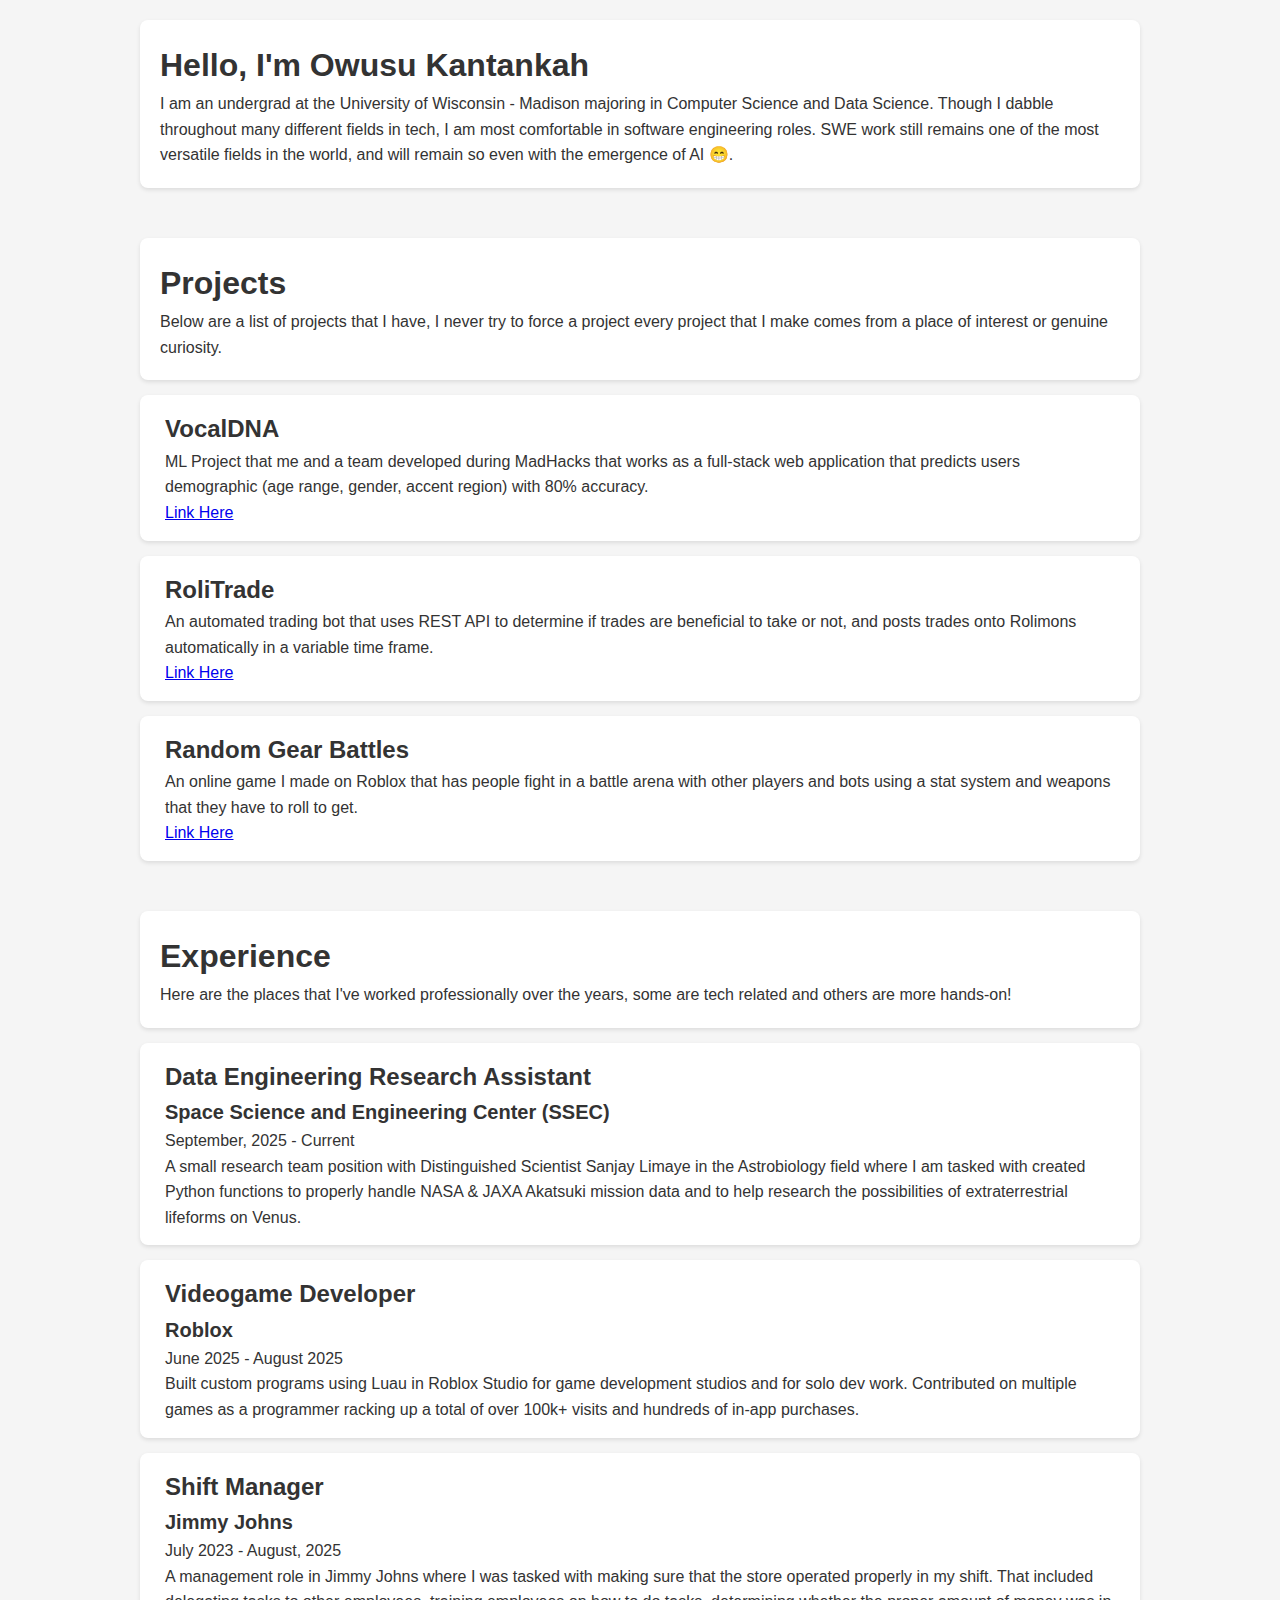
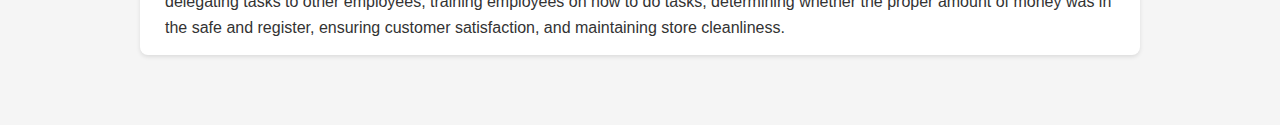
<file: index.html>
<!doctype html><html lang="en"><head><meta charset="utf-8"/><link rel="icon" href="/favicon.ico"/><meta name="viewport" content="width=device-width,initial-scale=1"/><meta name="theme-color" content="#000000"/><meta name="description" content="Web site created using create-react-app"/><link rel="apple-touch-icon" href="/logo192.png"/><link rel="manifest" href="/manifest.json"/><title>React App</title><script defer="defer" src="/static/js/main.5fae00fb.js"></script><link href="/static/css/main.bf412232.css" rel="stylesheet"></head><body><noscript>You need to enable JavaScript to run this app.</noscript><div id="root"></div></body></html>
</file>
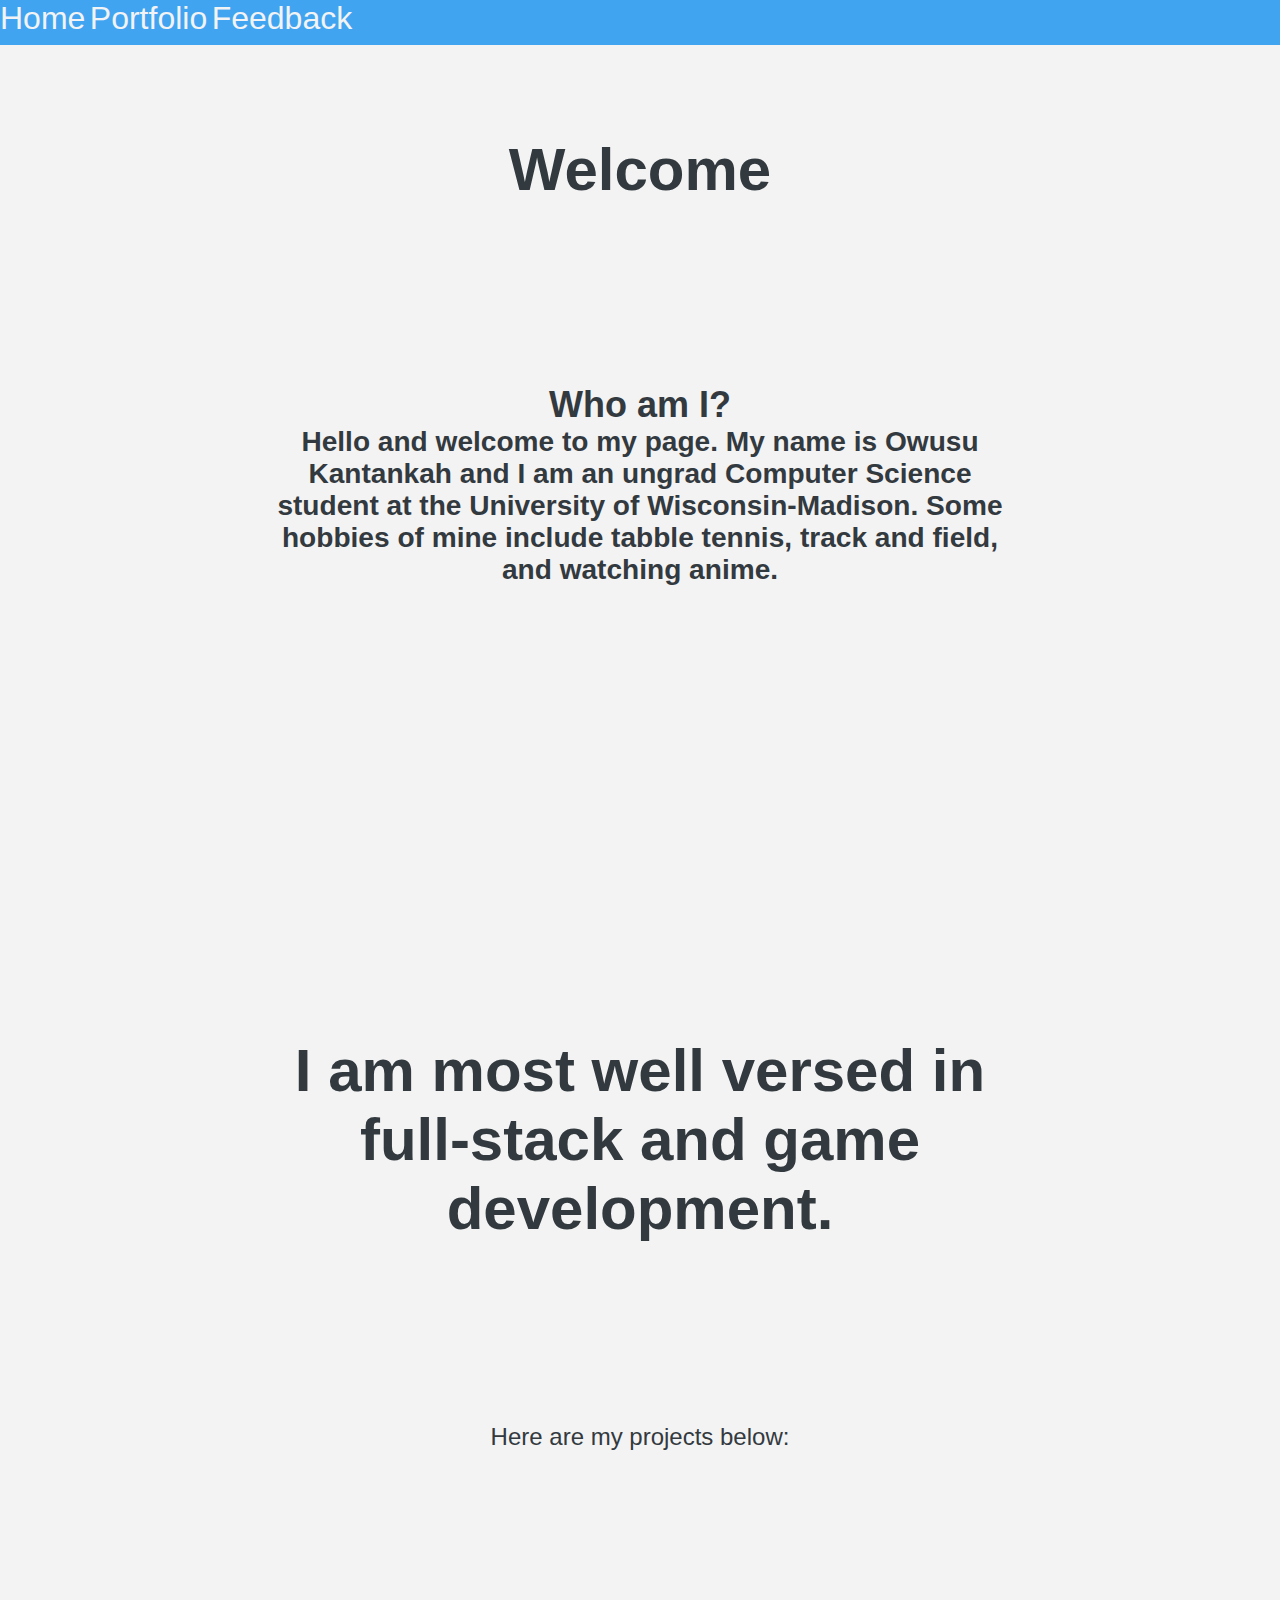
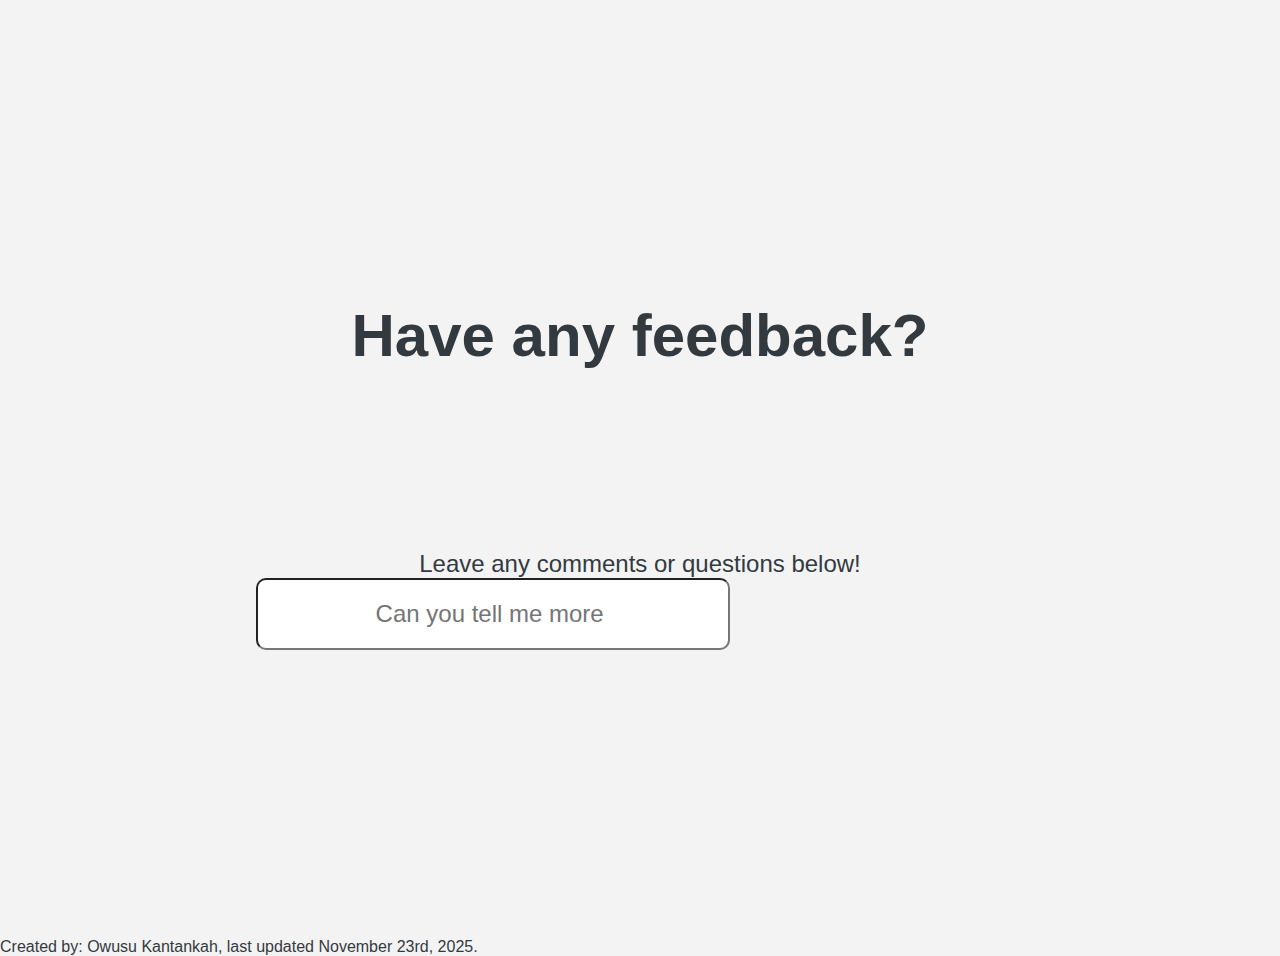
<file: OwususPage/Client/index.html>
<!DOCTYPE html>

<html>
    <head>
        <link rel="stylesheet" href="styles.css">
    </head>
    <body>
        <ul class="header">
            <li><a href="">Home</a></li>
            <li><a href="">Portfolio</a></li>
            <li id="Feedback"><a href="">Feedback</a></li>
        </ul>

        <div class="page intro">
            <h1> Welcome </h1>
            <h2> Who am I? </h2>
            <h3> Hello and welcome to my page. My name  is Owusu Kantankah and I am an ungrad Computer Science student at the University of Wisconsin-Madison. Some hobbies of mine include tabble tennis, track and field, and watching anime. </h3>
        </div>

        <div class="page portfolio">
            <h1> I am most well versed in full-stack and game development. </h1>
            <p> Here are my projects below: </p>
        </div>
        
        <div class="page feedback">
            <h1>Have any feedback?</h1>
            <p> Leave any comments or questions below! </p>
            <input id="feedback" type="text" placeholder="Can you tell me more ">

            <div class="list">
                <div></div>
                <div></div>
                <div></div>
            </div>
        </div>
        
    </body>

    <footer>
        Created by: Owusu Kantankah, last updated November 23rd, 2025.
    </footer>
</html>
</file>
<file: static/css/main.bf412232.css>
body{-webkit-font-smoothing:antialiased;-moz-osx-font-smoothing:grayscale;font-family:-apple-system,BlinkMacSystemFont,Segoe UI,Roboto,Oxygen,Ubuntu,Cantarell,Fira Sans,Droid Sans,Helvetica Neue,sans-serif;margin:0}code{font-family:source-code-pro,Menlo,Monaco,Consolas,Courier New,monospace}body,h1,h2,h3,h4,li,p,ul{margin:0;padding:0}body{background-color:#f5f5f5;color:#333;font-family:Segoe UI,Tahoma,Geneva,Verdana,sans-serif;line-height:1.6;margin:0 auto;max-width:1000px;padding:20px}ul{list-style:none}div>h2{font-size:2rem}.info-box{padding:20px}.info-box,li{background-color:#fff;border-radius:8px;box-shadow:0 2px 4px #0000001a;margin-bottom:15px}li{padding:15px 25px}li>h3{font-size:1.5rem}li>h4{font-size:1.25rem}section{margin:50px 0}@media (max-width:600px){body,li{padding:10px}}
/*# sourceMappingURL=main.bf412232.css.map*/
</file>
<file: OwususPage/Client/styles.css>
* {
    margin: 0;
    padding: 0;
}

body {
    font-family: 'Gill Sans', 'Gill Sans MT', Calibri, 'Trebuchet MS', sans-serif;
    color: #333A3F;
    background-color: #F3F3F3;
}

.header {
    background-color: #41a4f0;
    text-decoration: none;
    list-style-type: none;
    height: 5vh;
}

.header li {
    display: inline-block;
    
}

.header li a {
    color: #F2F3F4;
    text-decoration: none;
    font-size: 2rem;
}

#feedback {
    float: left;
}

.page {
    padding: 10vh 20vw 40vh 20vw;
    font-size: 1.5rem;
    text-align: center;    
}

.page h1 {
    font-size: 60px;
    padding-bottom: 20vh;
}

.input {
    margin: 60px 0;
    text-align: center;
}

.feedback input {
    padding: 20px 80px;
    border-radius: 10px;
    font-size: 1.5rem;
    text-align: center;
}
</file>
